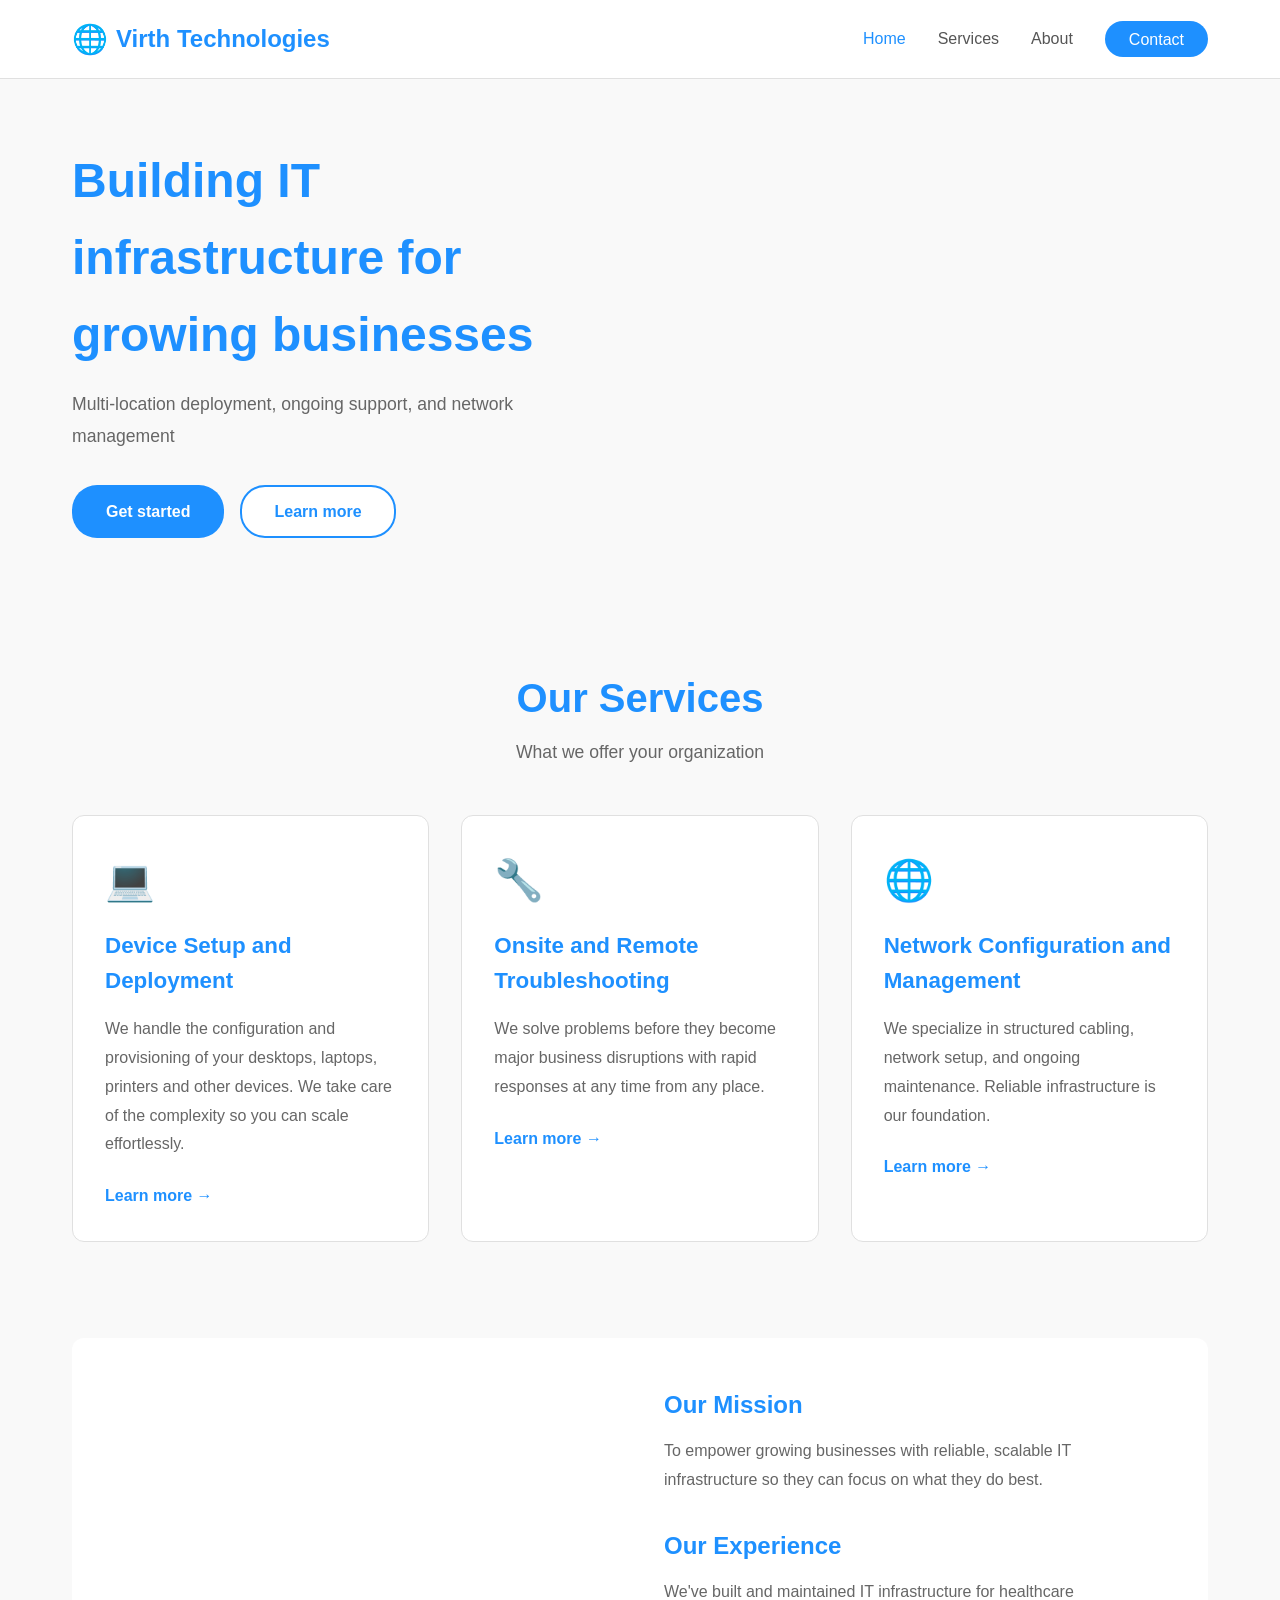
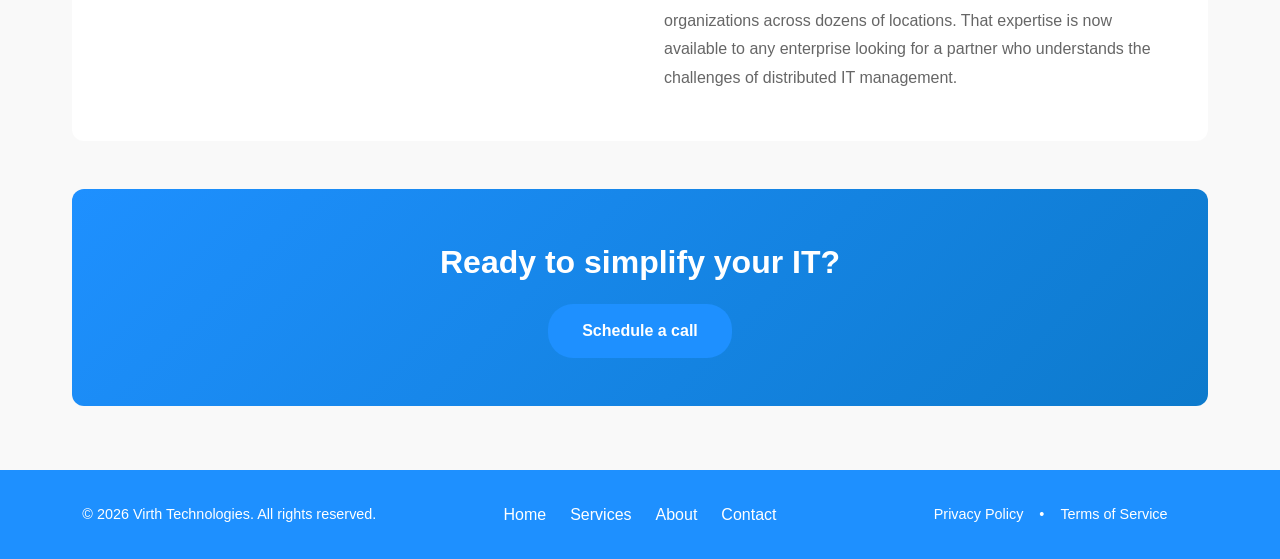
<file: index.html>
<!DOCTYPE html>
<html lang="en">
<head>
    <meta charset="UTF-8">
    <meta name="viewport" content="width=device-width, initial-scale=1.0">
    <meta name="description" content="Virth Technologies provides multi-location IT infrastructure, deployment, and support services for growing businesses in Southern California.">
    <meta name="keywords" content="IT services, network management, infrastructure, Southern California, managed IT">
    <meta name="author" content="Virth Technologies">
    <title>Virth Technologies - Building IT Infrastructure for Growing Businesses</title>
    <link rel="stylesheet" href="styles.css">
</head>
<body>
    <header class="header">
        <nav class="nav-container">
            <div class="logo">
                <span class="logo-icon">🌐</span>
                <span class="logo-text">Virth Technologies</span>
            </div>
            <ul class="nav-links">
                <li><a href="index.html" class="active">Home</a></li>
                <li><a href="services.html">Services</a></li>
                <li><a href="about.html">About</a></li>
                <li><a href="contact.html" class="nav-cta">Contact</a></li>
            </ul>
        </nav>
    </header>

    <main>
        <section class="hero">
            <div class="hero-content">
                <h1>Building IT infrastructure for growing businesses</h1>
                <p class="hero-subtitle">Multi-location deployment, ongoing support, and network management</p>
                <div class="hero-buttons">
                    <a href="contact.html" class="btn btn-primary">Get started</a>
                    <a href="services.html" class="btn btn-secondary">Learn more</a>
                </div>
            </div>
            <div class="hero-image">
            </div>
        </section>

        <section class="services">
            <div class="section-header">
                <h2>Our Services</h2>
                <p>What we offer your organization</p>
            </div>
            
            <div class="services-grid">
                <div class="service-card">
                    <div class="service-icon">💻</div>
                    <h3>Device Setup and Deployment</h3>
                    <p>We handle the configuration and provisioning of your desktops, laptops, printers and other devices. We take care of the complexity so you can scale effortlessly.</p>
                    <a href="services.html" class="service-link">Learn more →</a>
                </div>

                <div class="service-card">
                    <div class="service-icon">🔧</div>
                    <h3>Onsite and Remote Troubleshooting</h3>
                    <p>We solve problems before they become major business disruptions with rapid responses at any time from any place.</p>
                    <a href="services.html" class="service-link">Learn more →</a>
                </div>

                <div class="service-card">
                    <div class="service-icon">🌐</div>
                    <h3>Network Configuration and Management</h3>
                    <p>We specialize in structured cabling, network setup, and ongoing maintenance. Reliable infrastructure is our foundation.</p>
                    <a href="services.html" class="service-link">Learn more →</a>
                </div>
            </div>
        </section>

        <section class="mission-experience">
            <div class="mission-block">
                <div class="mission-image">
                </div>
            </div>

            <div class="mission-content">
                <div class="mission-item">
                    <h3>Our Mission</h3>
                    <p>To empower growing businesses with reliable, scalable IT infrastructure so they can focus on what they do best.</p>
                </div>

                <div class="mission-item">
                    <h3>Our Experience</h3>
                    <p>We've built and maintained IT infrastructure for healthcare organizations across dozens of locations. That expertise is now available to any enterprise looking for a partner who understands the challenges of distributed IT management.</p>
                </div>
            </div>
        </section>

        <section class="cta-section">
            <h2>Ready to simplify your IT?</h2>
            <a href="contact.html" class="btn btn-primary">Schedule a call</a>
        </section>
    </main>

    <footer class="footer">
        <div class="footer-content">
            <div class="footer-info">
                <p>&copy; 2026 Virth Technologies. All rights reserved.</p>
            </div>
            <nav class="footer-links">
                <a href="index.html">Home</a>
                <a href="services.html">Services</a>
                <a href="about.html">About</a>
                <a href="contact.html">Contact</a>
            </nav>
            <div class="footer-legal">
                <a href="#">Privacy Policy</a>
                <span>•</span>
                <a href="#">Terms of Service</a>
            </div>
        </div>
    </footer>
</body>
</html>
</file>
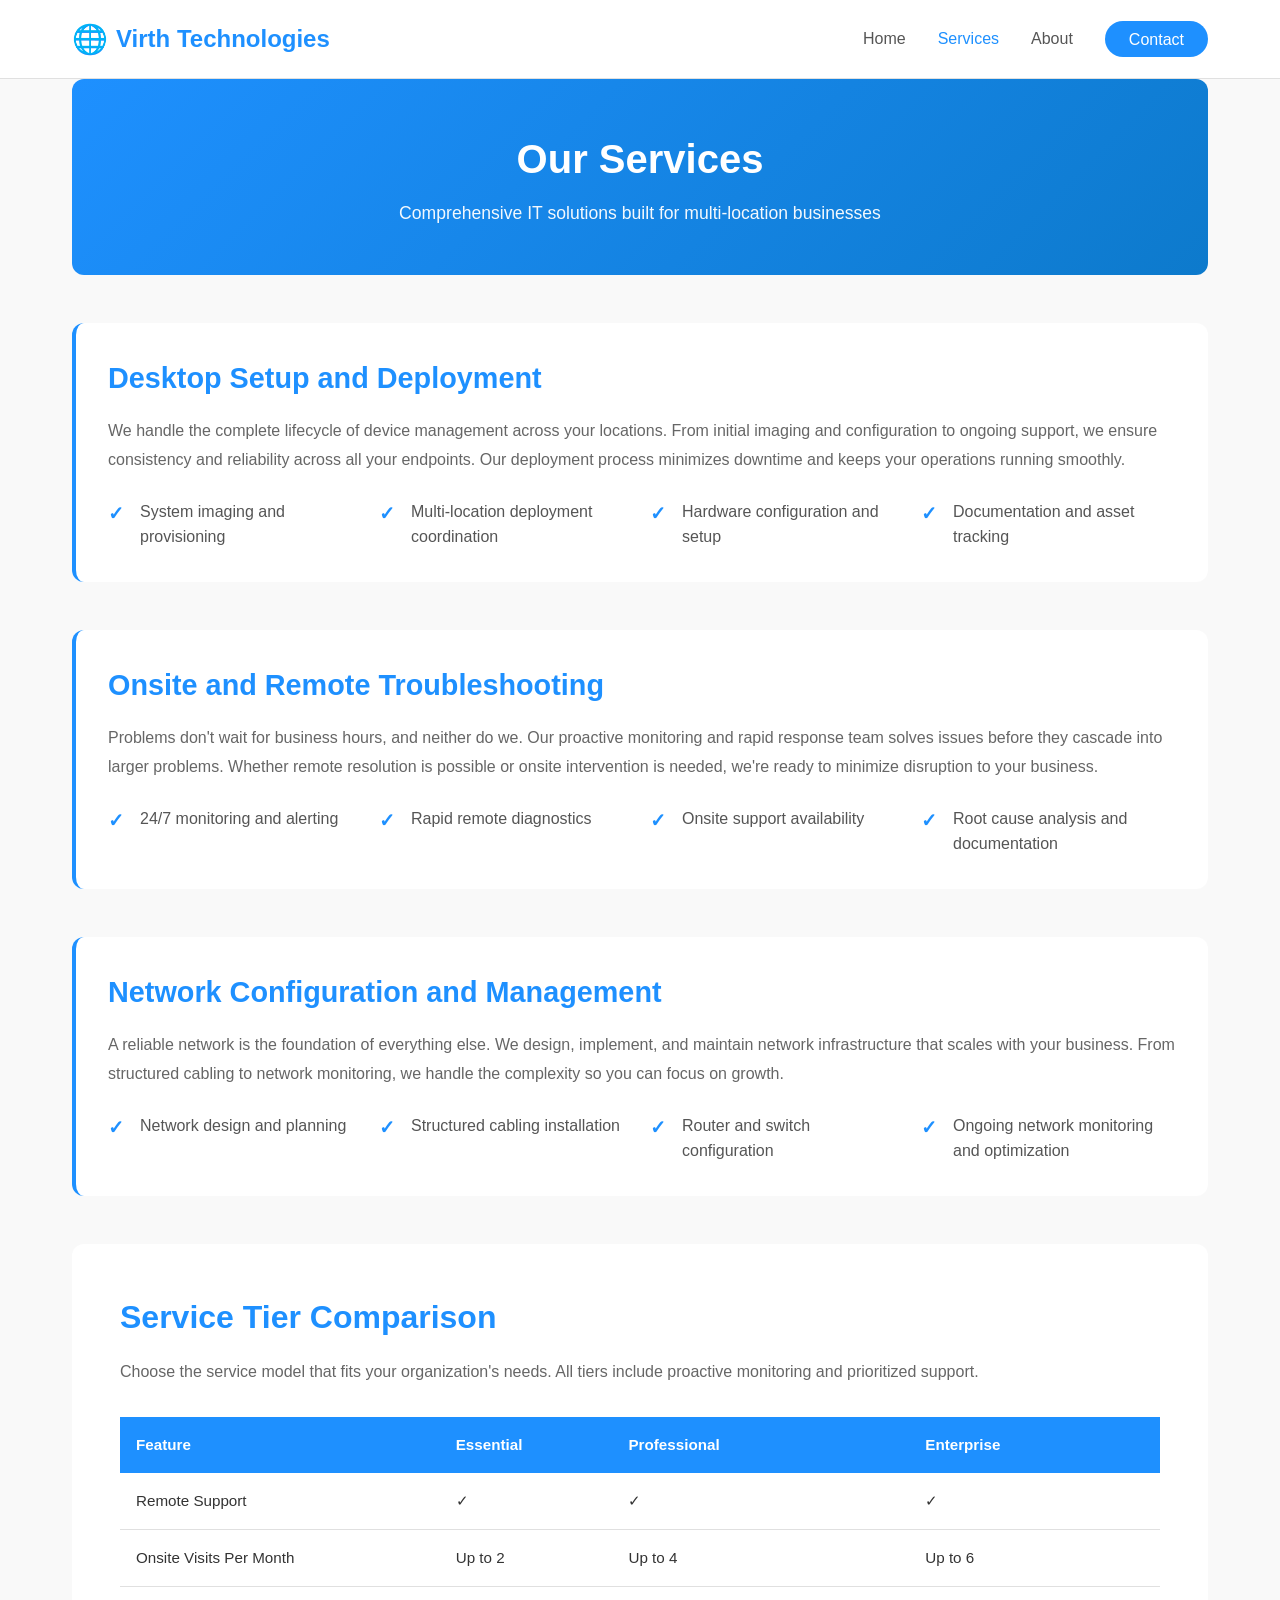
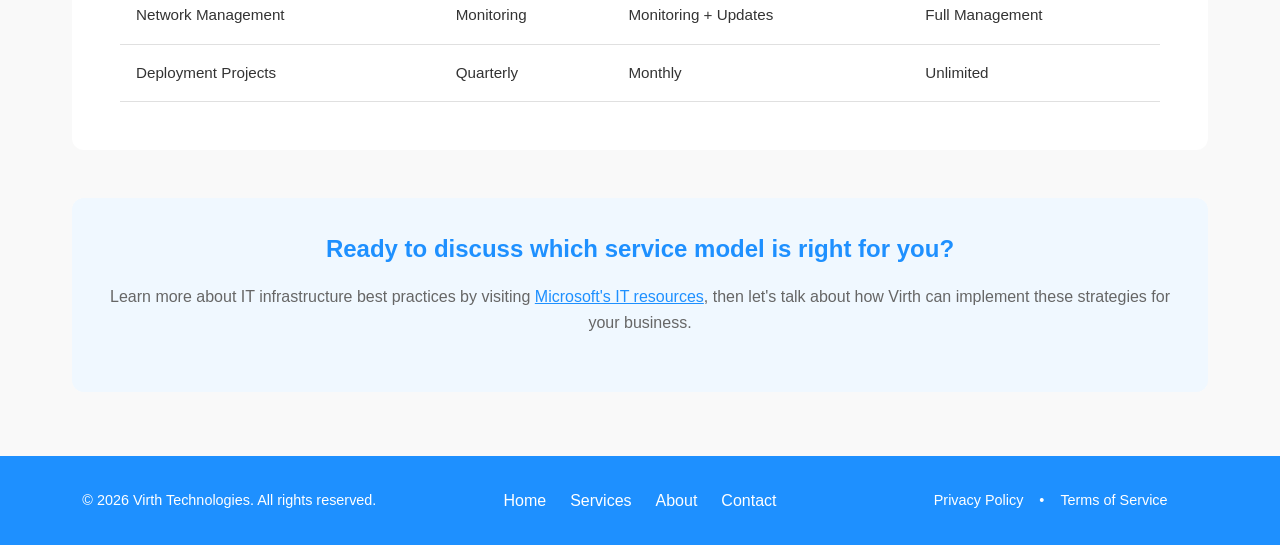
<file: services.html>
<!DOCTYPE html>
<html lang="en">
<head>
    <meta charset="UTF-8">
    <meta name="viewport" content="width=device-width, initial-scale=1.0">
    <meta name="description" content="Explore Virth Technologies' comprehensive IT services including desktop deployment, network management, and remote troubleshooting.">
    <meta name="keywords" content="IT services, desktop deployment, network management, troubleshooting, infrastructure">
    <meta name="author" content="Virth Technologies">
    <title>Our Services - Virth Technologies</title>
    <link rel="stylesheet" href="styles.css">
</head>
<body>
    <header class="header">
        <nav class="nav-container">
            <div class="logo">
                <span class="logo-icon">🌐</span>
                <span class="logo-text">Virth Technologies</span>
            </div>
            <ul class="nav-links">
                <li><a href="index.html">Home</a></li>
                <li><a href="services.html" class="active">Services</a></li>
                <li><a href="about.html">About</a></li>
                <li><a href="contact.html" class="nav-cta">Contact</a></li>
            </ul>
        </nav>
    </header>

    <main>
        <section class="page-header">
            <h1>Our Services</h1>
            <p>Comprehensive IT solutions built for multi-location businesses</p>
        </section>

        <section class="service-details">
            <div class="service-detail-item">
                <h2>Desktop Setup and Deployment</h2>
                <p>We handle the complete lifecycle of device management across your locations. From initial imaging and configuration to ongoing support, we ensure consistency and reliability across all your endpoints. Our deployment process minimizes downtime and keeps your operations running smoothly.</p>
                <ul class="service-features">
                    <li>System imaging and provisioning</li>
                    <li>Multi-location deployment coordination</li>
                    <li>Hardware configuration and setup</li>
                    <li>Documentation and asset tracking</li>
                </ul>
            </div>

            <div class="service-detail-item">
                <h2>Onsite and Remote Troubleshooting</h2>
                <p>Problems don't wait for business hours, and neither do we. Our proactive monitoring and rapid response team solves issues before they cascade into larger problems. Whether remote resolution is possible or onsite intervention is needed, we're ready to minimize disruption to your business.</p>
                <ul class="service-features">
                    <li>24/7 monitoring and alerting</li>
                    <li>Rapid remote diagnostics</li>
                    <li>Onsite support availability</li>
                    <li>Root cause analysis and documentation</li>
                </ul>
            </div>

            <div class="service-detail-item">
                <h2>Network Configuration and Management</h2>
                <p>A reliable network is the foundation of everything else. We design, implement, and maintain network infrastructure that scales with your business. From structured cabling to network monitoring, we handle the complexity so you can focus on growth.</p>
                <ul class="service-features">
                    <li>Network design and planning</li>
                    <li>Structured cabling installation</li>
                    <li>Router and switch configuration</li>
                    <li>Ongoing network monitoring and optimization</li>
                </ul>
            </div>
        </section>

        <section class="service-comparison">
            <h2>Service Tier Comparison</h2>
            <p>Choose the service model that fits your organization's needs. All tiers include proactive monitoring and prioritized support.</p>
            
            <table class="comparison-table">
                <thead>
                    <tr>
                        <th>Feature</th>
                        <th>Essential</th>
                        <th>Professional</th>
                        <th>Enterprise</th>
                    </tr>
                </thead>
                <tbody>
                    <tr>
                        <td>Remote Support</td>
                        <td>✓</td>
                        <td>✓</td>
                        <td>✓</td>
                    </tr>
                    <tr>
                        <td>Onsite Visits Per Month</td>
                        <td>Up to 2</td>
                        <td>Up to 4</td>
                        <td>Up to 6</td>
                    </tr>
                    <tr>
                        <td>Network Management</td>
                        <td>Monitoring</td>
                        <td>Monitoring + Updates</td>
                        <td>Full Management</td>
                    </tr>
                    <tr>
                        <td>Deployment Projects</td>
                        <td>Quarterly</td>
                        <td>Monthly</td>
                        <td>Unlimited</td>
                    </tr>
                </tbody>
            </table>
        </section>

        <section class="learn-more">
            <h3>Ready to discuss which service model is right for you?</h3>
            <p>Learn more about IT infrastructure best practices by visiting <a href="https://www.microsoft.com" target="_blank" rel="noopener noreferrer">Microsoft's IT resources</a>, then let's talk about how Virth can implement these strategies for your business.</p>
        </section>
    </main>

    <footer class="footer">
        <div class="footer-content">
            <div class="footer-info">
                <p>&copy; 2026 Virth Technologies. All rights reserved.</p>
            </div>
            <nav class="footer-links">
                <a href="index.html">Home</a>
                <a href="services.html">Services</a>
                <a href="about.html">About</a>
                <a href="contact.html">Contact</a>
            </nav>
            <div class="footer-legal">
                <a href="#">Privacy Policy</a>
                <span>•</span>
                <a href="#">Terms of Service</a>
            </div>
        </div>
    </footer>
</body>
</html>
</file>
<file: styles.css>
* {
    margin: 0;
    padding: 0;
    box-sizing: border-box;
}

body {
    font-family: -apple-system, BlinkMacSystemFont, 'Segoe UI', Roboto, 'Helvetica Neue', Arial, sans-serif;
    line-height: 1.6;
    color: #333;
    background-color: #f9f9f9;
}

header {
    background-color: #ffffff;
    border-bottom: 1px solid #e0e0e0;
    position: sticky;
    top: 0;
    z-index: 100;
}

.nav-container {
    max-width: 1200px;
    margin: 0 auto;
    padding: 1rem 2rem;
    display: flex;
    justify-content: space-between;
    align-items: center;
}

.logo {
    display: flex;
    align-items: center;
    gap: 0.5rem;
    font-weight: 600;
    font-size: 1.5rem;
    color: #1E90FF;
}

.logo-icon {
    font-size: 1.8rem;
}

.nav-links {
    display: flex;
    list-style: none;
    gap: 2rem;
    align-items: center;
}

.nav-links a {
    text-decoration: none;
    color: #555;
    font-weight: 500;
    transition: color 0.3s ease;
}

.nav-links a:hover {
    color: #1E90FF;
}

.nav-links a.active {
    color: #1E90FF;
}

.nav-cta {
    background-color: #1E90FF;
    color: white !important;
    padding: 0.6rem 1.5rem;
    border-radius: 20px;
    transition: background-color 0.3s ease;
}

.nav-cta:hover {
    background-color: #0d7acc;
}

main {
    max-width: 1200px;
    margin: 0 auto;
    padding: 0 2rem;
}

.hero {
    display: grid;
    grid-template-columns: 1fr 1fr;
    gap: 3rem;
    align-items: center;
    padding: 4rem 0;
}

.hero-content h1 {
    font-size: 3rem;
    color: #1E90FF;
    margin-bottom: 1rem;
    font-weight: 700;
}

.hero-subtitle {
    font-size: 1.1rem;
    color: #666;
    margin-bottom: 2rem;
    line-height: 1.8;
}

.hero-buttons {
    display: flex;
    gap: 1rem;
}

.btn {
    padding: 0.75rem 2rem;
    border-radius: 25px;
    text-decoration: none;
    font-weight: 600;
    transition: all 0.3s ease;
    border: 2px solid transparent;
    display: inline-block;
    cursor: pointer;
    font-size: 1rem;
}

.btn-primary {
    background-color: #1E90FF;
    color: white;
}

.btn-primary:hover {
    background-color: #0d7acc;
    transform: translateY(-2px);
}

.btn-secondary {
    background-color: white;
    color: #1E90FF;
    border: 2px solid #1E90FF;
}

.btn-secondary:hover {
    background-color: #f0f8ff;
    transform: translateY(-2px);
}

.hero-image {
    border-radius: 15px;
    overflow: hidden;
    box-shadow: 0 10px 30px rgba(30, 144, 255, 0.2);
}

.hero-image img {
    width: 100%;
    height: auto;
    display: block;
}

.services {
    padding: 4rem 0;
}

.section-header {
    text-align: center;
    margin-bottom: 3rem;
}

.section-header h2 {
    font-size: 2.5rem;
    color: #1E90FF;
    margin-bottom: 0.5rem;
}

.section-header p {
    font-size: 1.1rem;
    color: #666;
}

.services-grid {
    display: grid;
    grid-template-columns: repeat(auto-fit, minmax(300px, 1fr));
    gap: 2rem;
    margin-bottom: 2rem;
}

.service-card {
    background-color: white;
    padding: 2rem;
    border-radius: 12px;
    border: 1px solid #e0e0e0;
    transition: all 0.3s ease;
}

.service-card:hover {
    box-shadow: 0 15px 40px rgba(30, 144, 255, 0.15);
    border-color: #1E90FF;
    transform: translateY(-5px);
}

.service-icon {
    font-size: 2.5rem;
    margin-bottom: 1rem;
}

.service-card h3 {
    font-size: 1.4rem;
    color: #1E90FF;
    margin-bottom: 1rem;
    font-weight: 600;
}

.service-card p {
    color: #666;
    margin-bottom: 1.5rem;
    line-height: 1.8;
}

.service-link {
    color: #1E90FF;
    text-decoration: none;
    font-weight: 600;
    transition: color 0.3s ease;
}

.service-link:hover {
    color: #0d7acc;
}

.mission-experience {
    display: grid;
    grid-template-columns: 1fr 1fr;
    gap: 3rem;
    align-items: center;
    padding: 4rem 0;
    background-color: white;
    border-radius: 12px;
    padding: 3rem;
    margin-bottom: 3rem;
}

.mission-image {
    border-radius: 12px;
    overflow: hidden;
    box-shadow: 0 10px 30px rgba(30, 144, 255, 0.2);
}

.mission-image img {
    width: 100%;
    height: auto;
    display: block;
}

.mission-content {
    display: flex;
    flex-direction: column;
    gap: 2rem;
}

.mission-item h3 {
    font-size: 1.5rem;
    color: #1E90FF;
    margin-bottom: 0.8rem;
}

.mission-item p {
    color: #666;
    line-height: 1.8;
}

.cta-section {
    background: linear-gradient(135deg, #1E90FF 0%, #0d7acc 100%);
    color: white;
    padding: 3rem 2rem;
    border-radius: 12px;
    text-align: center;
    margin-bottom: 4rem;
}

.cta-section h2 {
    font-size: 2rem;
    margin-bottom: 1rem;
}

.cta-section p {
    font-size: 1.1rem;
    margin-bottom: 2rem;
    opacity: 0.95;
}

.footer {
    background-color: #1E90FF;
    color: white;
    padding: 2rem;
    margin-top: 4rem;
}

.footer-content {
    max-width: 1200px;
    margin: 0 auto;
    display: grid;
    grid-template-columns: 1fr 1fr 1fr;
    gap: 2rem;
    align-items: center;
    text-align: center;
}

.footer-info p {
    font-size: 0.9rem;
}

.footer-links {
    display: flex;
    justify-content: center;
    gap: 1.5rem;
    list-style: none;
}

.footer-links a {
    color: white;
    text-decoration: none;
    transition: opacity 0.3s ease;
}

.footer-links a:hover {
    opacity: 0.8;
}

.footer-legal {
    display: flex;
    justify-content: center;
    gap: 1rem;
    font-size: 0.9rem;
}

.footer-legal a {
    color: white;
    text-decoration: none;
    transition: opacity 0.3s ease;
}

.footer-legal a:hover {
    opacity: 0.8;
}

.page-header {
    background: linear-gradient(135deg, #1E90FF 0%, #0d7acc 100%);
    color: white;
    padding: 3rem 0;
    text-align: center;
    margin-bottom: 3rem;
    border-radius: 12px;
}

.page-header h1 {
    font-size: 2.5rem;
    margin-bottom: 0.5rem;
}

.page-header p {
    font-size: 1.1rem;
    opacity: 0.95;
}

.service-details {
    display: flex;
    flex-direction: column;
    gap: 3rem;
    margin-bottom: 3rem;
}

.service-detail-item {
    background-color: white;
    padding: 2rem;
    border-radius: 12px;
    border-left: 4px solid #1E90FF;
}

.service-detail-item h2 {
    color: #1E90FF;
    font-size: 1.8rem;
    margin-bottom: 1rem;
}

.service-detail-item p {
    color: #666;
    line-height: 1.8;
    margin-bottom: 1.5rem;
}

.service-features {
    list-style: none;
    display: grid;
    grid-template-columns: repeat(auto-fit, minmax(200px, 1fr));
    gap: 1rem;
}

.service-features li {
    padding-left: 2rem;
    position: relative;
    color: #555;
}

.service-features li:before {
    content: "✓";
    position: absolute;
    left: 0;
    color: #1E90FF;
    font-weight: bold;
    font-size: 1.2rem;
}

.service-comparison {
    background-color: white;
    padding: 3rem;
    border-radius: 12px;
    margin-bottom: 3rem;
}

.service-comparison h2 {
    color: #1E90FF;
    font-size: 2rem;
    margin-bottom: 1rem;
}

.service-comparison p {
    color: #666;
    margin-bottom: 2rem;
}

.comparison-table {
    width: 100%;
    border-collapse: collapse;
    font-size: 0.95rem;
}

.comparison-table thead {
    background-color: #1E90FF;
    color: white;
}

.comparison-table th {
    padding: 1rem;
    text-align: left;
    font-weight: 600;
}

.comparison-table td {
    padding: 1rem;
    border-bottom: 1px solid #e0e0e0;
}

.comparison-table tbody tr:hover {
    background-color: #f0f8ff;
}

.learn-more {
    background-color: #f0f8ff;
    padding: 2rem;
    border-radius: 12px;
    text-align: center;
    margin-bottom: 3rem;
}

.learn-more h3 {
    color: #1E90FF;
    font-size: 1.5rem;
    margin-bottom: 1rem;
}

.learn-more p {
    color: #666;
    margin-bottom: 1.5rem;
}

.learn-more a {
    color: #1E90FF;
    text-decoration: underline;
}

.about-mission {
    display: grid;
    grid-template-columns: 1fr 1fr;
    gap: 3rem;
    align-items: center;
    padding: 3rem 0;
    margin-bottom: 3rem;
}

.about-content h2 {
    color: #1E90FF;
    font-size: 2rem;
    margin-bottom: 1rem;
}

.about-content p {
    color: #666;
    line-height: 1.8;
    margin-bottom: 1rem;
}

.about-image {
    border-radius: 12px;
    overflow: hidden;
    box-shadow: 0 10px 30px rgba(30, 144, 255, 0.2);
}

.about-image img {
    width: 100%;
    height: auto;
    display: block;
}

.about-values {
    background-color: white;
    padding: 3rem;
    border-radius: 12px;
    margin-bottom: 3rem;
}

.about-values h2 {
    color: #1E90FF;
    font-size: 2rem;
    text-align: center;
    margin-bottom: 2rem;
}

.values-grid {
    display: grid;
    grid-template-columns: repeat(auto-fit, minmax(250px, 1fr));
    gap: 2rem;
}

.value-card {
    padding: 2rem;
    border: 1px solid #e0e0e0;
    border-radius: 12px;
    text-align: center;
}

.value-card h3 {
    color: #1E90FF;
    font-size: 1.3rem;
    margin-bottom: 1rem;
}

.value-card p {
    color: #666;
    line-height: 1.8;
}

.about-video {
    background-color: #f0f8ff;
    padding: 3rem;
    border-radius: 12px;
    margin-bottom: 3rem;
}

.about-video h2 {
    color: #1E90FF;
    font-size: 2rem;
    margin-bottom: 1rem;
}

.about-video p {
    color: #666;
    margin-bottom: 1.5rem;
}

.about-video video {
    border-radius: 12px;
    box-shadow: 0 10px 30px rgba(30, 144, 255, 0.15);
    margin-bottom: 1rem;
}

.video-caption {
    font-size: 0.9rem;
    color: #999;
    font-style: italic;
}

.about-experience {
    background-color: white;
    padding: 3rem;
    border-radius: 12px;
    margin-bottom: 3rem;
}

.about-experience h2 {
    color: #1E90FF;
    font-size: 2rem;
    margin-bottom: 2rem;
}

.experience-timeline {
    display: flex;
    flex-direction: column;
    gap: 2rem;
}

.timeline-item {
    padding-left: 2rem;
    border-left: 3px solid #1E90FF;
    position: relative;
}

.timeline-item:before {
    content: "";
    position: absolute;
    left: -8px;
    top: 0;
    width: 12px;
    height: 12px;
    background-color: #1E90FF;
    border-radius: 50%;
}

.timeline-item h3 {
    color: #1E90FF;
    font-size: 1.3rem;
    margin-bottom: 0.5rem;
}

.timeline-item p {
    color: #666;
    line-height: 1.8;
}

.contact-section {
    display: grid;
    grid-template-columns: 1fr 1fr;
    gap: 3rem;
    margin-bottom: 4rem;
}

.contact-info h2 {
    color: #1E90FF;
    font-size: 2rem;
    margin-bottom: 1rem;
}

.contact-info p {
    color: #666;
    line-height: 1.8;
    margin-bottom: 1.5rem;
}

.contact-methods {
    display: flex;
    flex-direction: column;
    gap: 2rem;
    margin-top: 2rem;
}

.contact-method {
    padding: 1.5rem;
    background-color: #f0f8ff;
    border-radius: 12px;
    border-left: 4px solid #1E90FF;
}

.contact-method h3 {
    color: #1E90FF;
    font-size: 1.2rem;
    margin-bottom: 0.5rem;
}

.contact-method p {
    color: #666;
    margin-bottom: 0.5rem;
}

.contact-note {
    font-size: 0.9rem;
    color: #999;
}

.contact-method a {
    color: #1E90FF;
    text-decoration: none;
    font-weight: 600;
}

.contact-method a:hover {
    text-decoration: underline;
}

.contact-form-container {
    background-color: white;
    padding: 2rem;
    border-radius: 12px;
    border: 1px solid #e0e0e0;
}

.contact-form {
    display: flex;
    flex-direction: column;
    gap: 1.5rem;
}

.form-group {
    display: flex;
    flex-direction: column;
}

.form-group label {
    color: #333;
    font-weight: 600;
    margin-bottom: 0.5rem;
    font-size: 0.95rem;
}

.form-group input,
.form-group textarea,
.form-group select {
    padding: 0.75rem;
    border: 1px solid #d0d0d0;
    border-radius: 8px;
    font-family: inherit;
    font-size: 1rem;
    transition: border-color 0.3s ease;
}

.form-group input:focus,
.form-group textarea:focus,
.form-group select:focus {
    outline: none;
    border-color: #1E90FF;
    box-shadow: 0 0 0 3px rgba(30, 144, 255, 0.1);
}

.btn-submit {
    align-self: flex-start;
    padding: 0.75rem 2rem;
    font-size: 1rem;
}

.feedback-section {
    background-color: #f9f9f9;
    padding: 3rem;
    border-radius: 12px;
    margin-bottom: 3rem;
}

.feedback-section h2 {
    color: #1E90FF;
    font-size: 2rem;
    margin-bottom: 1rem;
}

.feedback-section p {
    color: #666;
    margin-bottom: 2rem;
}

.feedback-form {
    background-color: white;
    padding: 2rem;
    border-radius: 12px;
    display: flex;
    flex-direction: column;
    gap: 1.5rem;
}

@media (max-width: 768px) {
    .nav-links {
        flex-direction: column;
        gap: 1rem;
    }

    .hero {
        grid-template-columns: 1fr;
        padding: 2rem 0;
    }

    .hero-content h1 {
        font-size: 2rem;
    }

    .services-grid {
        grid-template-columns: 1fr;
    }

    .mission-experience {
        grid-template-columns: 1fr;
    }

    .footer-content {
        grid-template-columns: 1fr;
        gap: 1rem;
    }

    .hero-buttons {
        flex-direction: column;
    }

    .page-header h1 {
        font-size: 1.8rem;
    }

    .about-mission {
        grid-template-columns: 1fr;
    }

    .comparison-table {
        font-size: 0.8rem;
    }

    .comparison-table th,
    .comparison-table td {
        padding: 0.75rem 0.5rem;
    }

    .contact-section {
        grid-template-columns: 1fr;
    }

    .values-grid {
        grid-template-columns: 1fr;
    }
}
</file>
